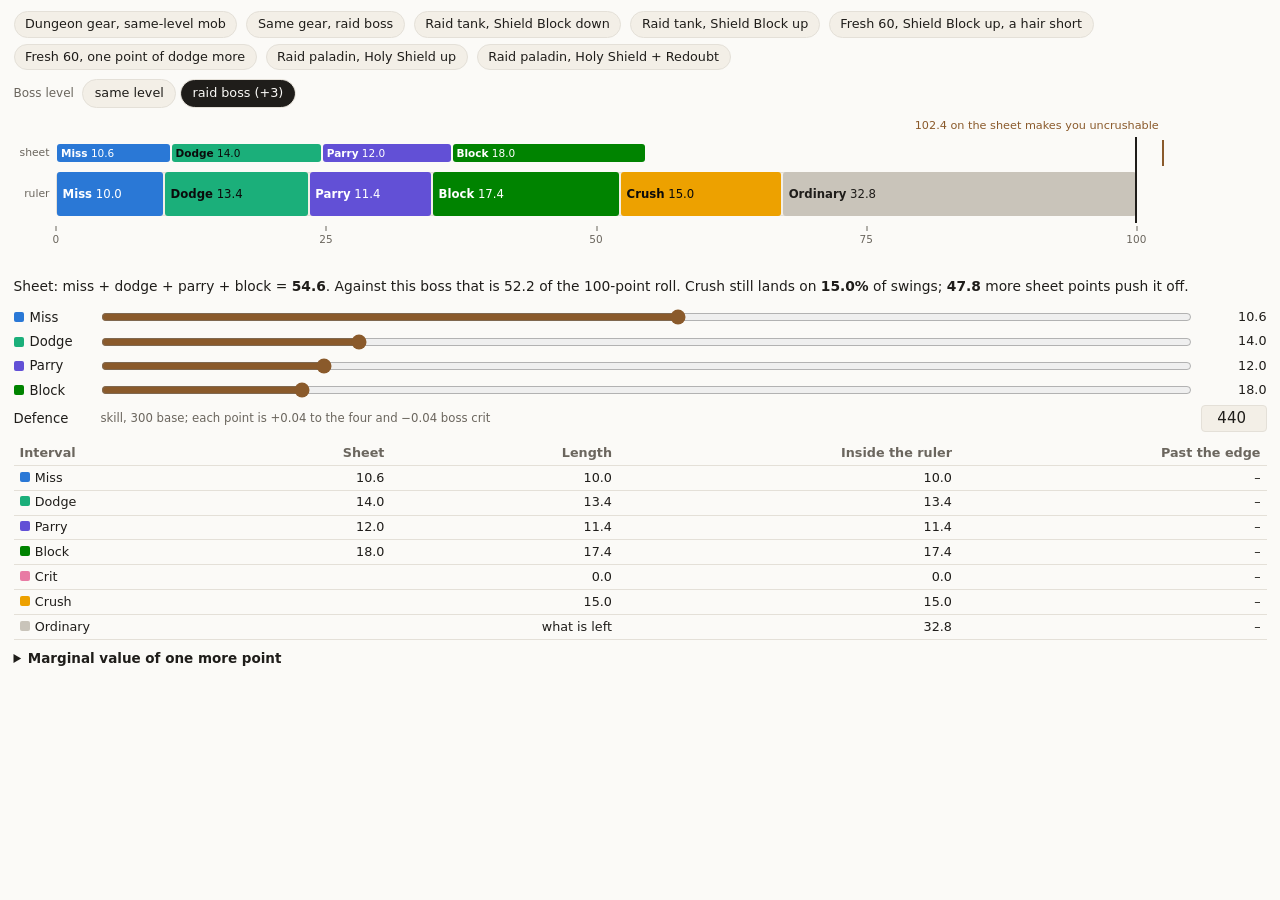
<file: content/posts/2026-10-15-the-uncrushable-cap/ruler.html>
<!doctype html>
<html lang="en">
<head>
<meta charset="utf-8">
<meta name="viewport" content="width=device-width, initial-scale=1">
<meta name="color-scheme" content="light dark">
<title>The ruler</title>
<style>
  :root {
    color-scheme: light dark;
    --bg: #fbfaf7; --fg: #1f1d1a; --muted: #6b665e; --rule: #e4e0d8; --box: #f3efe7; --accent: #8a5a2b;
    --miss: #2a78d6; --dodge: #1baf7a; --parry: #6250d6; --block: #008300; --crit: #e87ba4; --crush: #eda100; --hit: #c9c4ba;
    --ink-on-miss: #fff; --ink-on-dodge: #0b0b0b; --ink-on-parry: #fff; --ink-on-block: #fff; --ink-on-crit: #0b0b0b; --ink-on-crush: #0b0b0b; --ink-on-hit: #1f1d1a;
    --sans: system-ui, -apple-system, "Segoe UI", Roboto, sans-serif;
  }
  @media (prefers-color-scheme: dark) {
    :root {
      --bg: #171614; --fg: #e6e1d8; --muted: #9b958b; --rule: #2d2b27; --box: #211f1b; --accent: #d4a06a;
      --miss: #3987e5; --dodge: #199e70; --parry: #9085e9; --block: #008300; --crit: #d55181; --crush: #c98500; --hit: #4a4740;
      --ink-on-dodge: #fff; --ink-on-crit: #fff; --ink-on-crush: #0b0b0b; --ink-on-hit: #e6e1d8;
    }
  }
  html { overflow: hidden; }
  * { box-sizing: border-box; }
  html, body { margin: 0; background: var(--bg); color: var(--fg); font: 15px/1.45 var(--sans); }
  body { padding: .75rem .9rem 1rem; }
  .row { display: flex; flex-wrap: wrap; gap: .4rem .6rem; align-items: center; margin-bottom: .6rem; }
  .presets button, .seg label {
    font: inherit; font-size: .85rem; color: var(--fg); background: var(--box); border: 1px solid var(--rule);
    border-radius: 999px; padding: .2rem .7rem; cursor: pointer; user-select: none;
  }
  .presets button:hover, .seg label:hover { border-color: var(--muted); }
  .seg { display: inline-flex; gap: .25rem; align-items: center; border: 0; padding: 0; margin: 0; }
  .seg legend { float: left; font-size: .8rem; color: var(--muted); margin-right: .3rem; padding: 0; }
  .seg input { position: absolute; opacity: 0; width: 0; height: 0; }
  .seg input:checked + span { background: var(--fg); color: var(--bg); border-color: var(--fg); }
  .seg label { padding: 0; }
  .seg label span { display: inline-block; border-radius: 999px; padding: .2rem .7rem; border: 1px solid transparent; }
  .seg input:focus-visible + span { outline: 2px solid var(--accent); outline-offset: 2px; }

  .bar-wrap { position: relative; margin: 2.4rem 0 2.4rem; }
  .lane { display: flex; align-items: center; gap: .45rem; }
  .lane + .lane { margin-top: 10px; }
  .lane-label { flex: none; width: 2.4rem; text-align: right; font-size: .72rem; color: var(--muted); }
  .bar { position: relative; height: 44px; flex: 1; }
  .bar.sheet { height: 18px; }
  .bar.sheet .segm { font-size: .7rem; line-height: 18px; padding: 0 .25rem; }
  .bar.sheet .mark { top: -4px; bottom: -4px; }
  .track { position: absolute; top: 0; height: 100%; left: 0; background: var(--box); border: 1px solid var(--rule); border-radius: 4px; }
  .track::after { content: ''; position: absolute; right: -1px; top: -36px; bottom: -8px; width: 2px; background: var(--fg); z-index: 1; }
  .segm { position: absolute; top: 0; height: 100%; border-radius: 3px; overflow: hidden; white-space: nowrap;
          font-size: .78rem; line-height: 44px; padding: 0 .35rem; cursor: default; }
  .segm.unpaid { opacity: .5; top: 10px; height: 28px; line-height: 28px; background-image: repeating-linear-gradient(135deg, transparent 0 4px, rgba(0,0,0,.35) 4px 6px); }
  .segm b { font-weight: 600; }
  .mark { position: absolute; top: -8px; bottom: -8px; width: 2px; background: var(--fg); transform: translateX(-50%); }
  .mark.thr { background: var(--accent); }
  .mark-label { position: absolute; font-size: .75rem; color: var(--muted); white-space: nowrap; }
  .mark-label.above { bottom: 100%; margin-bottom: 9px; }
  .mark-label.below { top: 100%; margin-top: 20px; }
  .mark-label.thr { color: var(--accent); }
  .mark-label.left { transform: translateX(-100%); padding-right: 4px; }
  .mark-label.right { padding-left: 4px; }
  .axis { position: relative; flex: 1; height: 14px; }
  .tick { position: absolute; top: 0; width: 1px; height: 5px; background: var(--muted); transform: translateX(-50%); }
  .tick span { position: absolute; top: 6px; left: 0; transform: translateX(-50%); font-size: .7rem; color: var(--muted); }
  .readout { margin: 0 0 .8rem; font-size: .92rem; }
  .readout strong { font-weight: 600; }

  .sliders { display: grid; grid-template-columns: 5.2rem 1fr 4.4rem; gap: .35rem .6rem; align-items: center; margin-bottom: .6rem; }
  .sliders label { font-size: .88rem; display: flex; align-items: center; gap: .4rem; }
  .sw { width: 10px; height: 10px; border-radius: 2px; flex: none; }
  .sliders input[type=range] { width: 100%; margin: 0; accent-color: var(--accent); }
  .sliders output, .sliders input[type=number] { font-variant-numeric: tabular-nums; font-size: .85rem; text-align: right; }
  .sliders input[type=number] { width: 100%; font: inherit; color: var(--fg); background: var(--box); border: 1px solid var(--rule); border-radius: 4px; padding: .1rem .3rem; }

  table { border-collapse: collapse; width: 100%; font-size: .85rem; margin: .4rem 0 0; font-variant-numeric: tabular-nums; }
  th, td { text-align: right; padding: .18rem .4rem; border-bottom: 1px solid var(--rule); }
  th:first-child, td:first-child { text-align: left; }
  th { font-weight: 600; color: var(--muted); }
  details { margin-top: .6rem; }
  summary { cursor: pointer; font-size: .9rem; font-weight: 600; }
  .note { font-size: .78rem; color: var(--muted); margin: .4rem 0 0; }
  .tip { position: absolute; z-index: 2; pointer-events: none; background: var(--fg); color: var(--bg); font-size: .78rem;
         padding: .3rem .5rem; border-radius: 4px; white-space: nowrap; display: none; transform: translate(-50%, -115%); }
  @media (max-width: 480px) { .sliders { grid-template-columns: 4.4rem 1fr 4rem; } body { font-size: 14px; } }
</style>
</head>
<body>
<div class="row presets" id="presets" aria-label="Presets"></div>
<div class="row">
  <fieldset class="seg" id="level"><legend>Boss level</legend></fieldset>
</div>

<div class="bar-wrap">
  <div class="lane"><span class="lane-label">sheet</span><div class="bar sheet" id="sheetbar" role="img" aria-label="What the character sheet shows"></div></div>
  <div class="lane"><span class="lane-label">ruler</span><div class="bar" id="bar" role="img" aria-label="The ruler"></div></div>
  <div class="lane"><span class="lane-label"></span><div class="axis" id="axis"></div></div>
  <div class="tip" id="tip"></div>
</div>
<p class="readout" id="readout"></p>

<div class="sliders" id="sliders"></div>

<table id="table" aria-label="Intervals on the ruler"></table>
<details>
  <summary>Marginal value of one more point</summary>
  <table id="marg"></table>
  <p class="note">Damage counted in ordinary hits, a normal hit being 1: crit <span id="k-crit"></span>, crushing blow <span id="k-crush"></span>, blocked hit <span id="k-block"></span>, avoided swing 0.</p>
</details>

<script>
// ---- every constant lives here ------------------------------------------------
// "sheet" values are what the character sheet shows (against an equal-level attacker).
// "actual" values are what a higher-level boss sees after the level penalty.
const C = {
  baseMiss: 5.0,          // boss miss chance vs an equal-level target, before defence. [confirmed by the author?]
  baseCrit: 5.0,          // boss crit chance vs an equal-level target.
  perLevelAvoid: 0.2,     // each of miss/dodge/parry/block loses this per boss level above you (0.04 per skill point, 5 points per level). [inferred]
  perLevelCrit: 0.2,      // boss crit gains this per level above you. [inferred]
  crushPerSkill: 2.0,     // crushing chance = crushPerSkill * (skill - defence) - crushOffset, floored at 0  →  15% at +3 levels. [inferred]
  crushOffset: 15.0,
  baseDefence: 300,       // your defence skill at level 60 with nothing on.
  critPerDefence: 0.04,   // boss crit removed per defence point above baseDefence (uncrittable at 440 vs a +3 boss). [inferred]
  avoidPerDefence: 0.04,  // each defence point above baseDefence also adds this to miss, dodge, parry and block. The sliders are sheet values, which already include it, so changing defence moves the sliders. [inferred]
  skillPerLevel: 5,
  // Damage multipliers for the "expected damage" column. A blocked boss hit still does most of its damage. [inferred]
  dmg: { hit: 1.0, crit: 2.0, crush: 1.5, block: 0.9, miss: 0, dodge: 0, parry: 0 },
  // Table order and truncation order: rows are filled from the top; whatever does not fit at the bottom is cut.
  // Crit above crush is the wiki / Elitist Jerks model (hit is cut first, then crush, then crit). Not verified from Classic logs. [inferred]
  order: ['miss', 'dodge', 'parry', 'block', 'crit', 'crush', 'hit'],
  names: { miss: 'Miss', dodge: 'Dodge', parry: 'Parry', block: 'Block', crit: 'Crit', crush: 'Crush', hit: 'Ordinary' },
  sliders: [ // sheet values the reader controls
    { k: 'miss',  label: 'Miss',  min: 0, max: 20,  step: 0.1 },
    { k: 'dodge', label: 'Dodge', min: 0, max: 60,  step: 0.1 },
    { k: 'parry', label: 'Parry', min: 0, max: 60,  step: 0.1 },
    { k: 'block', label: 'Block', min: 0, max: 100, step: 0.1 },
  ],
  presets: [ // illustrative gear states; L = boss levels above you, def = defence skill; Shield Block adds 75 to block
    { name: 'Dungeon gear, same-level mob', m: 5,   d: 8,  p: 5, b: 5,  L: 0, def: 300 },
    { name: 'Same gear, raid boss',        m: 5,   d: 8,  p: 5, b: 5,  L: 3, def: 300 },
    { name: 'Raid tank, Shield Block down', m: 10.6, d: 14, p: 12, b: 18, L: 3, def: 440 },   // 54.6; miss = 5 + 0.04 × 140
    { name: 'Raid tank, Shield Block up',   m: 10.6, d: 14, p: 12, b: 93, L: 3, def: 440 },   // 129.6, deep over the edge
    { name: 'Fresh 60, Shield Block up, a hair short', m: 10.6, d: 8, p: 6.3, b: 77, L: 3, def: 440 },  // 2 + 75 block; 101.9
    { name: 'Fresh 60, one point of dodge more',       m: 10.6, d: 9, p: 6.3, b: 77, L: 3, def: 440 },  // 102.9
    { name: 'Raid paladin, Holy Shield up',            m: 10.6, d: 14, p: 12, b: 48, L: 3, def: 440 },  // 18 + 30; 84.6
    { name: 'Raid paladin, Holy Shield + Redoubt',     m: 10.6, d: 14, p: 12, b: 68, L: 3, def: 440 },  // 18 + 30 + 20; 104.6
  ],
  levels: [ { v: 0, label: 'same level' }, { v: 3, label: 'raid boss (+3)' } ],
};
// -------------------------------------------------------------------------------

const S = { miss: 10.6, dodge: 14, parry: 12, block: 18, L: 3, def: 440, rule: 'one' };   // default: the raid tank preset, so the 102.4 line shows on load // rule is fixed: the real one-roll table. A version with pro rata and independent rolls is kept in backup/.
const $ = id => document.getElementById(id);
const r1 = x => Math.round(x * 10) / 10;
const fmt = x => (Math.round(x * 10) / 10).toFixed(1);

// Actual per-row claims a boss L levels above you makes on the 100-point roll.
function claims(s) {
  const pen = C.perLevelAvoid * s.L;
  const skillDiff = C.skillPerLevel * s.L;
  const c = {};
  for (const k of ['miss', 'dodge', 'parry', 'block']) c[k] = Math.max(0, s[k] - pen);
  c.crit = Math.max(0, C.baseCrit + C.perLevelCrit * s.L - C.critPerDefence * (s.def - C.baseDefence));
  c.crush = Math.max(0, C.crushPerSkill * skillDiff - C.crushOffset);
  return c;
}

// Resolve claims into probabilities under a rule. Returns { paid: {k: prob}, unpaid: {k: claim - prob} }.
function resolve(c, rule) {
  const rows = C.order.filter(k => k !== 'hit');
  const paid = {}, unpaid = {};
  if (rule === 'one') {               // priority: fill from the top, cut what does not fit
    let cum = 0;
    for (const k of rows) { paid[k] = Math.max(0, Math.min(c[k], 100 - cum)); unpaid[k] = c[k] - paid[k]; cum += paid[k]; }
  } else if (rule === 'prorata') {    // every claim shrinks by the same factor if they overflow
    const sum = rows.reduce((a, k) => a + c[k], 0);
    const f = sum > 100 ? 100 / sum : 1;
    for (const k of rows) { paid[k] = c[k] * f; unpaid[k] = c[k] - paid[k]; }
  } else {                            // independent rolls in table order: later rows only see what earlier ones left
    let left = 1;
    for (const k of rows) { paid[k] = left * c[k]; unpaid[k] = c[k] - paid[k]; left *= (1 - c[k] / 100); }
  }
  paid.hit = Math.max(0, 100 - rows.reduce((a, k) => a + paid[k], 0));
  unpaid.hit = 0;
  return { paid, unpaid };
}

function expectedDamage(paid) { return C.order.reduce((a, k) => a + paid[k] / 100 * C.dmg[k], 0); }

// Sheet-point sum of the four avoidance rows needed so that crush is fully cut under the one-roll rule.
function threshold(s) {
  const c = claims(s);
  return 100 - c.crit + 4 * C.perLevelAvoid * s.L; // crit sits above crush in the table and fills it too
}

function render() {
  const c = claims(S), { paid, unpaid } = resolve(c, S.rule);
  const fourSheet = S.miss + S.dodge + S.parry + S.block;
  const total = C.order.reduce((a, k) => a + paid[k] + unpaid[k], 0);
  const sheetSum = S.miss + S.dodge + S.parry + S.block;
  const scale = Math.max(112, sheetSum + 6, threshold(S) + 6);
  const pct = v => (v / scale * 100) + '%';
  const gap = 2; // px surface gap between fills
  const bar = $('bar'); bar.innerHTML = '';
  const barW = bar.clientWidth || 600;
  // the sheet lane: the four avoidance rows at the values the character sheet shows, which can run past 100
  const sb = $('sheetbar'); sb.innerHTML = '';
  { let sx = 0;
    for (const k of ['miss', 'dodge', 'parry', 'block']) {
      const w = S[k]; if (w <= 0) continue;
      const el = document.createElement('div'); el.className = 'segm paid';
      el.style.left = `calc(${pct(sx)} + ${gap / 2}px)`; el.style.width = `calc(${pct(w)} - ${gap}px)`;
      el.style.background = `var(--${k})`; el.style.color = `var(--ink-on-${k})`;
      const px = w / scale * barW; el.innerHTML = px >= 54 ? `<b>${C.names[k]}</b> ${fmt(w)}` : px >= 30 ? fmt(w) : '';
      el.dataset.tip = `${C.names[k]} on the sheet: ${fmt(w)}`; el.setAttribute('aria-label', el.dataset.tip); el.tabIndex = 0;
      sb.appendChild(el); sx += w;
    }
    if (c.crush > 0) {
      const t = threshold(S);
      const m = document.createElement('div'); m.className = 'mark thr'; m.style.left = pct(t); sb.appendChild(m);
      const l = document.createElement('div'); l.className = `mark-label above thr ${t / scale > 0.55 ? 'left' : 'right'}`; l.style.left = pct(t);
      l.textContent = `${fmt(t)} on the sheet makes you uncrushable`; sb.appendChild(l);
    }
  }
  const track = document.createElement('div'); track.className = 'track'; track.style.width = `${100 / scale * 100}%`; bar.appendChild(track);
  let x = 0;
  const place = (k, w, cls, title) => {
    if (w <= 0) return;
    const el = document.createElement('div');
    el.className = 'segm ' + cls;
    el.style.left = `calc(${pct(x)} + ${gap / 2}px)`;
    el.style.width = `calc(${pct(w)} - ${gap}px)`;
    el.style.background = `var(--${k})`;
    el.style.color = `var(--ink-on-${k})`;
    el.dataset.tip = title;
    const px = w / scale * barW;
    el.innerHTML = px >= 64 ? `<b>${C.names[k]}</b> ${fmt(w)}` : px >= 46 ? `<b>${C.names[k]}</b>` : '';
    el.setAttribute('aria-label', title);
    el.tabIndex = 0;
    bar.appendChild(el);
    x += w;
  };
  for (const k of C.order) place(k, paid[k], 'paid', `${C.names[k]}: ${fmt(paid[k])}% of swings (inside the ruler)`);
  // marks
  // axis ticks
  const ax = $('axis'); ax.innerHTML = '';
  for (let v = 0; v <= 100; v += 25) { const t = document.createElement('div'); t.className = 'tick'; t.style.left = pct(v); t.innerHTML = `<span>${v}</span>`; ax.appendChild(t); }
  // readout
  const need = threshold(S) - fourSheet;
  let txt = `Sheet: miss + dodge + parry + block = <strong>${fmt(fourSheet)}</strong>. `;
  txt += `Against this boss that is ${fmt(c.miss + c.dodge + c.parry + c.block)} of the 100-point roll. `;
  if (c.crush === 0) txt += `A same-level mob has no crushing blow to begin with.`;
  else txt += need > 0
    ? `Crush still lands on <strong>${fmt(paid.crush)}%</strong> of swings; <strong>${fmt(need)}</strong> more sheet points push it off.`
    : `Crush is off the ruler (${fmt(-need)} points to spare).`;
  $('readout').innerHTML = txt;
  // table
  let h = '<tr><th>Interval</th><th>Sheet</th><th>Length</th><th>Inside the ruler</th><th>Past the edge</th></tr>';
  for (const k of C.order) {
    const sheet = k in S ? fmt(S[k]) : '';
    h += `<tr><td><span class="sw" style="background:var(--${k});display:inline-block;margin-right:.35rem"></span>${C.names[k]}</td><td>${sheet}</td><td>${k === 'hit' ? 'what is left' : fmt(paid[k] + unpaid[k])}</td><td>${fmt(paid[k])}</td><td>${unpaid[k] > 0.049 ? fmt(unpaid[k]) : '–'}</td></tr>`;
  }
  $('table').innerHTML = h;
  // marginal values of +1 sheet point
  const base = expectedDamage(paid);
  let m = '<tr><th>+1 point of</th><th>Δ crush</th><th>Δ crit</th><th>Δ hit</th><th>Δ damage per 100 swings, in ordinary hits</th></tr>';
  for (const sl of C.sliders) {
    const s2 = { ...S, [sl.k]: S[sl.k] + 1 };
    const p2 = resolve(claims(s2), S.rule).paid;
    const dd = (expectedDamage(p2) - base) * 100;
    m += `<tr><td>${sl.label}</td><td>${fmt(p2.crush - paid.crush)}</td><td>${fmt(p2.crit - paid.crit)}</td><td>${fmt(p2.hit - paid.hit)}</td><td>${dd > 0 ? '+' : ''}${fmt(dd)}</td></tr>`;
  }
  { // defence, scaled so the row is comparable: enough skill to move every chance by one point
    const step = Math.round(1 / C.critPerDefence);
    const bump = step * C.avoidPerDefence;
    const s2 = { ...S, def: S.def + step, miss: S.miss + bump, dodge: S.dodge + bump, parry: S.parry + bump, block: S.block + bump };
    const p2 = resolve(claims(s2), S.rule).paid;
    const dd = (expectedDamage(p2) - base) * 100;
    m += `<tr><td>Defence +${step} (+1 to each of the four, −1 crit)</td><td>${fmt(p2.crush - paid.crush)}</td><td>${fmt(p2.crit - paid.crit)}</td><td>${fmt(p2.hit - paid.hit)}</td><td>${dd > 0 ? '+' : ''}${fmt(dd)}</td></tr>`;
  }
  $('marg').innerHTML = m;
  // sync controls and hash
  for (const sl of C.sliders) { $('r-' + sl.k).value = S[sl.k]; $('o-' + sl.k).value = fmt(S[sl.k]); }
  $('def').value = S.def;
  document.querySelector(`#level input[value="${S.L}"]`).checked = true;
  const hash = `m=${S.miss}&d=${S.dodge}&p=${S.parry}&b=${S.block}&L=${S.L}&def=${S.def}`;
  history.replaceState(null, '', '#' + hash);
}

function readHash() {
  const q = new URLSearchParams(location.hash.slice(1));
  const num = (k, lo, hi, cur) => { const v = parseFloat(q.get(k)); return isFinite(v) ? Math.min(hi, Math.max(lo, v)) : cur; };
  S.miss = num('m', 0, 20, S.miss); S.dodge = num('d', 0, 60, S.dodge); S.parry = num('p', 0, 60, S.parry); S.block = num('b', 0, 100, S.block);
  S.L = C.levels.some(l => l.v === num('L', 0, 3, S.L)) ? num('L', 0, 3, S.L) : S.L;
  S.def = num('def', 300, 500, S.def);
}

function build() {
  const pr = $('presets');
  for (const p of C.presets) {
    const b = document.createElement('button'); b.type = 'button'; b.textContent = p.name;
    b.onclick = () => { Object.assign(S, { miss: p.m, dodge: p.d, parry: p.p, block: p.b, L: p.L, def: p.def }); render(); };
    pr.appendChild(b);
  }
  const seg = (el, name, opts, onpick) => {
    for (const o of opts) {
      const l = document.createElement('label');
      l.innerHTML = `<input type="radio" name="${name}" value="${o.v}"><span>${o.label}</span>`;
      l.querySelector('input').onchange = () => { onpick(o.v); render(); };
      el.appendChild(l);
    }
  };
  seg($('level'), 'L', C.levels, v => S.L = v);
  const sl = $('sliders');
  for (const s of C.sliders) {
    sl.insertAdjacentHTML('beforeend',
      `<label for="r-${s.k}"><span class="sw" style="background:var(--${s.k})"></span>${s.label}</label>
       <input type="range" id="r-${s.k}" min="${s.min}" max="${s.max}" step="${s.step}" aria-label="${s.label}, sheet value">
       <output id="o-${s.k}" for="r-${s.k}"></output>`);
    $('r-' + s.k).oninput = e => { S[s.k] = r1(parseFloat(e.target.value)); render(); };
  }
  sl.insertAdjacentHTML('beforeend',
    `<label for="def">Defence</label><span style="font-size:.78rem;color:var(--muted)">skill, ${C.baseDefence} base; each point is +0.04 to the four and −0.04 boss crit</span>
     <input type="number" id="def" min="300" max="500" step="1" aria-label="Defence skill">`);
  $('def').onchange = e => {
    const nd = Math.min(500, Math.max(300, parseInt(e.target.value) || C.baseDefence));
    const delta = (nd - S.def) * C.avoidPerDefence;   // the game adds this to each of the four sheet values
    for (const k of ['miss', 'dodge', 'parry', 'block']) S[k] = r1(Math.max(0, S[k] + delta));
    S.def = nd; render();
  };
  $('k-crit').textContent = C.dmg.crit; $('k-crush').textContent = C.dmg.crush; $('k-block').textContent = C.dmg.block;
  // tooltips
  const tip = $('tip'), wrap = tip.parentElement;
  const show = el => { tip.textContent = el.dataset.tip; tip.style.display = 'block'; const r = el.getBoundingClientRect(), w = wrap.getBoundingClientRect(); tip.style.left = (r.left - w.left + r.width / 2) + 'px'; tip.style.top = (r.top - w.top) + 'px'; };
  for (const id of ['bar', 'sheetbar']) {
    $(id).addEventListener('mouseover', e => { const el = e.target.closest('.segm'); if (el) show(el); });
    $(id).addEventListener('focusin', e => { const el = e.target.closest('.segm'); if (el) show(el); });
    $(id).addEventListener('mouseleave', () => tip.style.display = 'none');
    $(id).addEventListener('focusout', () => tip.style.display = 'none');
  }
  window.addEventListener('hashchange', () => { readHash(); render(); });
  window.addEventListener('resize', render);
}

build(); readHash(); render();

// Tell the post page how tall this figure is, so the iframe fits it (no fixed height, no inner scrollbar).
(function () {
  if (window.parent === window) return;
  const report = () => parent.postMessage({ hfHeight: document.body.getBoundingClientRect().height }, '*');
  new ResizeObserver(report).observe(document.body);
  addEventListener('load', report);
})();
</script>
</body>
</html>
</file>
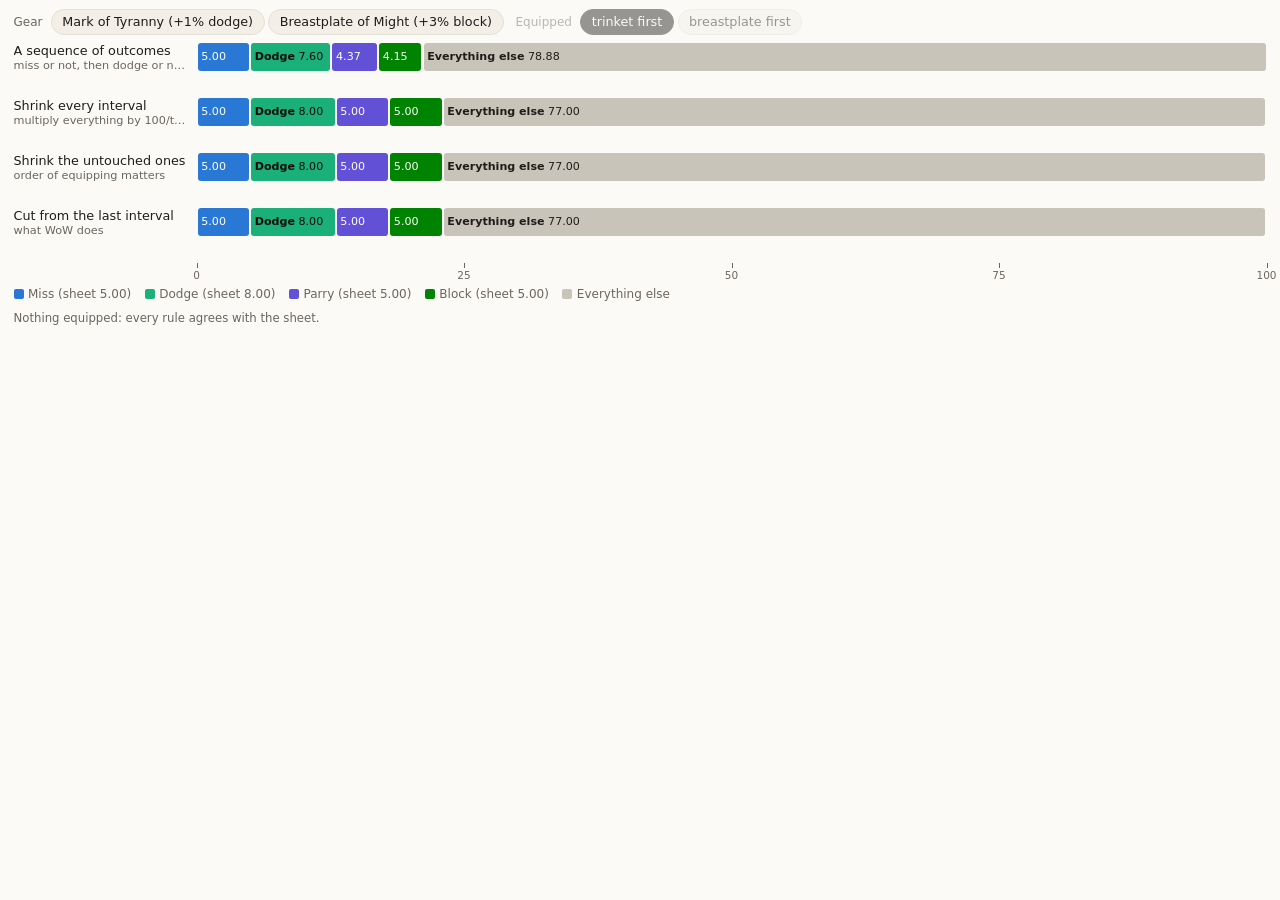
<file: content/posts/2026-10-15-the-uncrushable-cap/rules.html>
<!doctype html>
<html lang="en">
<head>
<meta charset="utf-8">
<meta name="viewport" content="width=device-width, initial-scale=1">
<meta name="color-scheme" content="light dark">
<title>Four ways to fit a point</title>
<style>
  :root {
    color-scheme: light dark;
    --bg: #fbfaf7; --fg: #1f1d1a; --muted: #6b665e; --rule: #e4e0d8; --box: #f3efe7; --accent: #8a5a2b;
    --miss: #2a78d6; --dodge: #1baf7a; --parry: #6250d6; --block: #008300; --rest: #c9c4ba;
    --ink-on-miss: #fff; --ink-on-dodge: #0b0b0b; --ink-on-parry: #fff; --ink-on-block: #fff; --ink-on-rest: #1f1d1a;
    --sans: system-ui, -apple-system, "Segoe UI", Roboto, sans-serif;
  }
  @media (prefers-color-scheme: dark) {
    :root {
      --bg: #171614; --fg: #e6e1d8; --muted: #9b958b; --rule: #2d2b27; --box: #211f1b; --accent: #d4a06a;
      --miss: #3987e5; --dodge: #199e70; --parry: #9085e9; --block: #008300; --rest: #4a4740;
      --ink-on-dodge: #fff; --ink-on-rest: #e6e1d8;
    }
  }
  * { box-sizing: border-box; }
  html { overflow: hidden; }
  html, body { margin: 0; background: var(--bg); color: var(--fg); font: 15px/1.45 var(--sans); }
  body { padding: .6rem .9rem .6rem; }
  .row { display: flex; flex-wrap: wrap; gap: .4rem .8rem; align-items: center; margin-bottom: .5rem; }
  .seg { display: inline-flex; gap: .25rem; align-items: center; border: 0; padding: 0; margin: 0; }
  .seg legend { float: left; font-size: .8rem; color: var(--muted); margin-right: .3rem; padding: 0; }
  .seg input { position: absolute; opacity: 0; width: 0; height: 0; }
  .seg label { cursor: pointer; user-select: none; }
  .seg label span { display: inline-block; font-size: .85rem; border-radius: 999px; padding: .2rem .7rem; border: 1px solid var(--rule); background: var(--box); }
  .seg input:checked + span { background: var(--fg); color: var(--bg); border-color: var(--fg); }
  .seg input:focus-visible + span { outline: 2px solid var(--accent); outline-offset: 2px; }
  .seg.off { opacity: .45; }

  .rules { display: grid; grid-template-columns: 11.5rem 1fr; gap: .2rem .7rem; align-items: start; }
  .rules .name { font-size: .85rem; line-height: 1.25; height: 52px; overflow: hidden; }
  .rules .name, .rules .name small { white-space: nowrap; overflow: hidden; text-overflow: ellipsis; }
  .rules .name small { display: block; color: var(--muted); font-size: .75rem; }
  .barwrap { position: relative; height: 52px; }
  .bar { position: relative; height: 28px; }
  .segm { position: absolute; top: 0; height: 100%; border-radius: 3px; overflow: hidden; white-space: nowrap;
          font-size: .74rem; line-height: 28px; padding: 0 .25rem; font-variant-numeric: tabular-nums; }
  .below { position: absolute; font-size: .7rem; color: var(--fg); font-variant-numeric: tabular-nums; transform: translateX(-50%); white-space: nowrap; line-height: 1; }
  .below::before { content: ""; position: absolute; left: 50%; bottom: 100%; width: 1px; height: 4px; background: var(--muted); }
  .segm b { font-weight: 600; }
  .axis { position: relative; height: 16px; grid-column: 2; }
  .tick { position: absolute; top: 0; width: 1px; height: 5px; background: var(--muted); }
  .tick span { position: absolute; top: 5px; left: 0; transform: translateX(-50%); font-size: .7rem; color: var(--muted); }
  .legend { display: flex; flex-wrap: wrap; gap: .3rem .9rem; font-size: .8rem; color: var(--muted); margin: .5rem 0 .4rem; }
  .sw { display: inline-block; width: 10px; height: 10px; border-radius: 2px; margin-right: .3rem; vertical-align: -1px; }
  table { border-collapse: collapse; width: 100%; font-size: .82rem; margin-top: .3rem; font-variant-numeric: tabular-nums; }
  th, td { text-align: right; padding: .15rem .4rem; border-bottom: 1px solid var(--rule); }
  th:first-child, td:first-child { text-align: left; }
  th { font-weight: 600; color: var(--muted); }
  .note { font-size: .78rem; color: var(--muted); margin: .4rem 0 0; }
  @media (max-width: 480px) {
    body { font-size: 14px; }
    .rules { grid-template-columns: 1fr; gap: .2rem; }
    .rules .name { margin-top: .3rem; height: auto; }
    .rules .name small { display: none; }
    .axis { grid-column: 1; }
  }
</style>
</head>
<body>
<div class="row">
  <fieldset class="seg" id="items"><legend>Gear</legend></fieldset>
  <fieldset class="seg" id="order"><legend>Equipped</legend></fieldset>
</div>
<div class="rules" id="rules"></div>
<div class="legend" id="legend"></div>
<p class="note" id="note"></p>

<script>
// ---- the running example from the post --------------------------------------
const C = {
  sheet: { miss: 5, dodge: 8, parry: 5, block: 5 },     // what the character sheet says before any item
  items: [
    { key: 't', name: 'Mark of Tyranny', stat: 'dodge', bonus: 1 },
    { key: 'r', name: 'Breastplate of Might', stat: 'block', bonus: 3 },
  ],
  outcomes: ['miss', 'dodge', 'parry', 'block', 'rest'],
  names: { miss: 'Miss', dodge: 'Dodge', parry: 'Parry', block: 'Block', rest: 'Everything else' },
  rules: [
    { key: 'seq',   name: 'A sequence of outcomes',         sub: 'miss or not, then dodge or not, …' },
    { key: 'pro',   name: 'Shrink every interval',          sub: 'multiply everything by 100/total' },
    { key: 'keep',  name: 'Shrink the untouched ones',       sub: 'order of equipping matters' },
    { key: 'prio',  name: 'Cut from the last interval',     sub: 'what WoW does' },
  ],
};
// ------------------------------------------------------------------------------

const S = { items: { t: false, r: false }, order: 'tr' };
const $ = id => document.getElementById(id);
const fmt = x => (Math.round(x * 100) / 100).toFixed(2);
const four = ['miss', 'dodge', 'parry', 'block'];

function equipped() { return C.items.filter(i => S.items[i.key]); }
function sheetAfterItems() { const s = { ...C.sheet }; for (const i of equipped()) s[i.stat] += i.bonus; return s; }

function seqShares() {           // coins in order; each later outcome only sees what is left
  const s = sheetAfterItems(), out = {}; let left = 100;
  for (const k of four) { out[k] = left * s[k] / 100; left -= out[k]; }
  out.rest = left; return out;
}
function proShares() {           // every interval, including the remainder, scaled by the same factor
  const s = sheetAfterItems(); const claims = { ...s, rest: 100 - four.reduce((a, k) => a + C.sheet[k], 0) };
  const tot = C.outcomes.reduce((a, k) => a + claims[k], 0); const f = 100 / tot; const out = {};
  for (const k of C.outcomes) out[k] = claims[k] * f; return out;
}
function keepShares() {          // apply items one at a time; the boosted interval keeps its point, the others shrink to fit
  let p = { ...C.sheet, rest: 100 - four.reduce((a, k) => a + C.sheet[k], 0) };
  const seq = (S.order === 'tr' ? C.items : [...C.items].reverse()).filter(i => S.items[i.key]);
  for (const it of seq) {
    p[it.stat] += it.bonus;
    const others = C.outcomes.filter(k => k !== it.stat); const tot = others.reduce((a, k) => a + p[k], 0);
    const f = (100 - p[it.stat]) / tot; for (const k of others) p[k] *= f;
  }
  return p;
}
function prioShares() {          // intervals keep their sheet value; the last one takes what is left
  const s = sheetAfterItems(); const out = { ...s }; out.rest = 100 - four.reduce((a, k) => a + s[k], 0); return out;
}
const calc = { seq: seqShares, pro: proShares, keep: keepShares, prio: prioShares };

function render() {
  const host = $('rules'); host.innerHTML = '';
  const W = host.clientWidth || 600; const barW = Math.max(200, W - (window.innerWidth > 480 ? 11.5 * 15 + 11 : 0));
  const results = {};
  for (const r of C.rules) {
    const sh = results[r.key] = calc[r.key]();
    const name = document.createElement('div'); name.className = 'name';
    name.innerHTML = `${r.name}<small>${r.sub}</small>`; host.appendChild(name);
    const wrap = document.createElement('div'); wrap.className = 'barwrap';
    const bar = document.createElement('div'); bar.className = 'bar'; bar.setAttribute('role', 'img');
    bar.setAttribute('aria-label', `${r.name}: ` + C.outcomes.map(k => `${C.names[k]} ${fmt(sh[k])}`).join(', '));
    let x = 0, belowRow = 0;
    for (const k of C.outcomes) {
      const w = sh[k]; if (w <= 0) continue;
      const el = document.createElement('div'); el.className = 'segm';
      el.style.left = `calc(${x}% + 1px)`; el.style.width = `calc(${w}% - 2px)`;
      el.style.background = `var(--${k})`; el.style.color = `var(--ink-on-${k})`;
      const px = w / 100 * barW;
      if (px >= 78) el.innerHTML = `<b>${C.names[k]}</b> ${fmt(w)}`;
      else if (px >= 32) { el.textContent = fmt(w); belowRow = 0; }
      else {   // too narrow: number under the bar, alternating rows so neighbours do not collide
        const b = document.createElement('div'); b.className = 'below'; b.textContent = fmt(w);
        b.style.left = (x + w / 2) + '%'; b.style.top = (32 + belowRow * 11) + 'px';
        wrap.appendChild(b); belowRow = 1 - belowRow;
      }
      el.title = `${C.names[k]} ${fmt(w)}`;
      bar.appendChild(el); x += w;
    }
    wrap.insertBefore(bar, wrap.firstChild); host.appendChild(wrap);
  }
  const ax = document.createElement('div'); ax.className = 'axis';
  for (let v = 0; v <= 100; v += 25) { const t = document.createElement('div'); t.className = 'tick'; t.style.left = v + '%'; t.innerHTML = `<span>${v}</span>`; ax.appendChild(t); }
  host.appendChild(ax);
  const sheetNow = sheetAfterItems();
  $('legend').innerHTML = C.outcomes.map(k => `<span><span class="sw" style="background:var(--${k})"></span>${C.names[k]}${k in sheetNow ? ` (sheet ${fmt(sheetNow[k])})` : ''}</span>`).join('');
  for (const i of C.items) document.querySelector(`#items input[value="${i.key}"]`).checked = S.items[i.key];
  document.querySelector(`#order input[value="${S.order}"]`).checked = true;
  const both = S.items.t && S.items.r;
  $('order').classList.toggle('off', !both);
  $('note').textContent = both
    ? 'Only the third rule changes when you swap the order. The other three land in the same place either way.'
    : equipped().length ? 'Equip the second item to see which rules care about the order.' : 'Nothing equipped: every rule agrees with the sheet.';
}

function build() {
  const it = $('items');
  for (const i of C.items) {
    const l = document.createElement('label');
    l.innerHTML = `<input type="checkbox" value="${i.key}"><span>${i.name} (+${i.bonus}% ${i.stat})</span>`;
    l.querySelector('input').onchange = e => { S.items[i.key] = e.target.checked; render(); };
    it.appendChild(l);
  }
  const od = $('order');
  for (const o of [{ v: 'tr', label: 'trinket first' }, { v: 'rt', label: 'breastplate first' }]) {
    const l = document.createElement('label');
    l.innerHTML = `<input type="radio" name="order" value="${o.v}"${o.v === S.order ? ' checked' : ''}><span>${o.label}</span>`;
    l.querySelector('input').onchange = () => { S.order = o.v; render(); };
    od.appendChild(l);
  }
  window.addEventListener('resize', render);
}
build(); render();

// Tell the post page how tall this figure is, so the iframe fits it (no fixed height, no inner scrollbar).
(function () {
  if (window.parent === window) return;
  const report = () => parent.postMessage({ hfHeight: document.body.getBoundingClientRect().height }, '*');
  new ResizeObserver(report).observe(document.body);
  addEventListener('load', report);
})();
</script>
</body>
</html>
</file>
